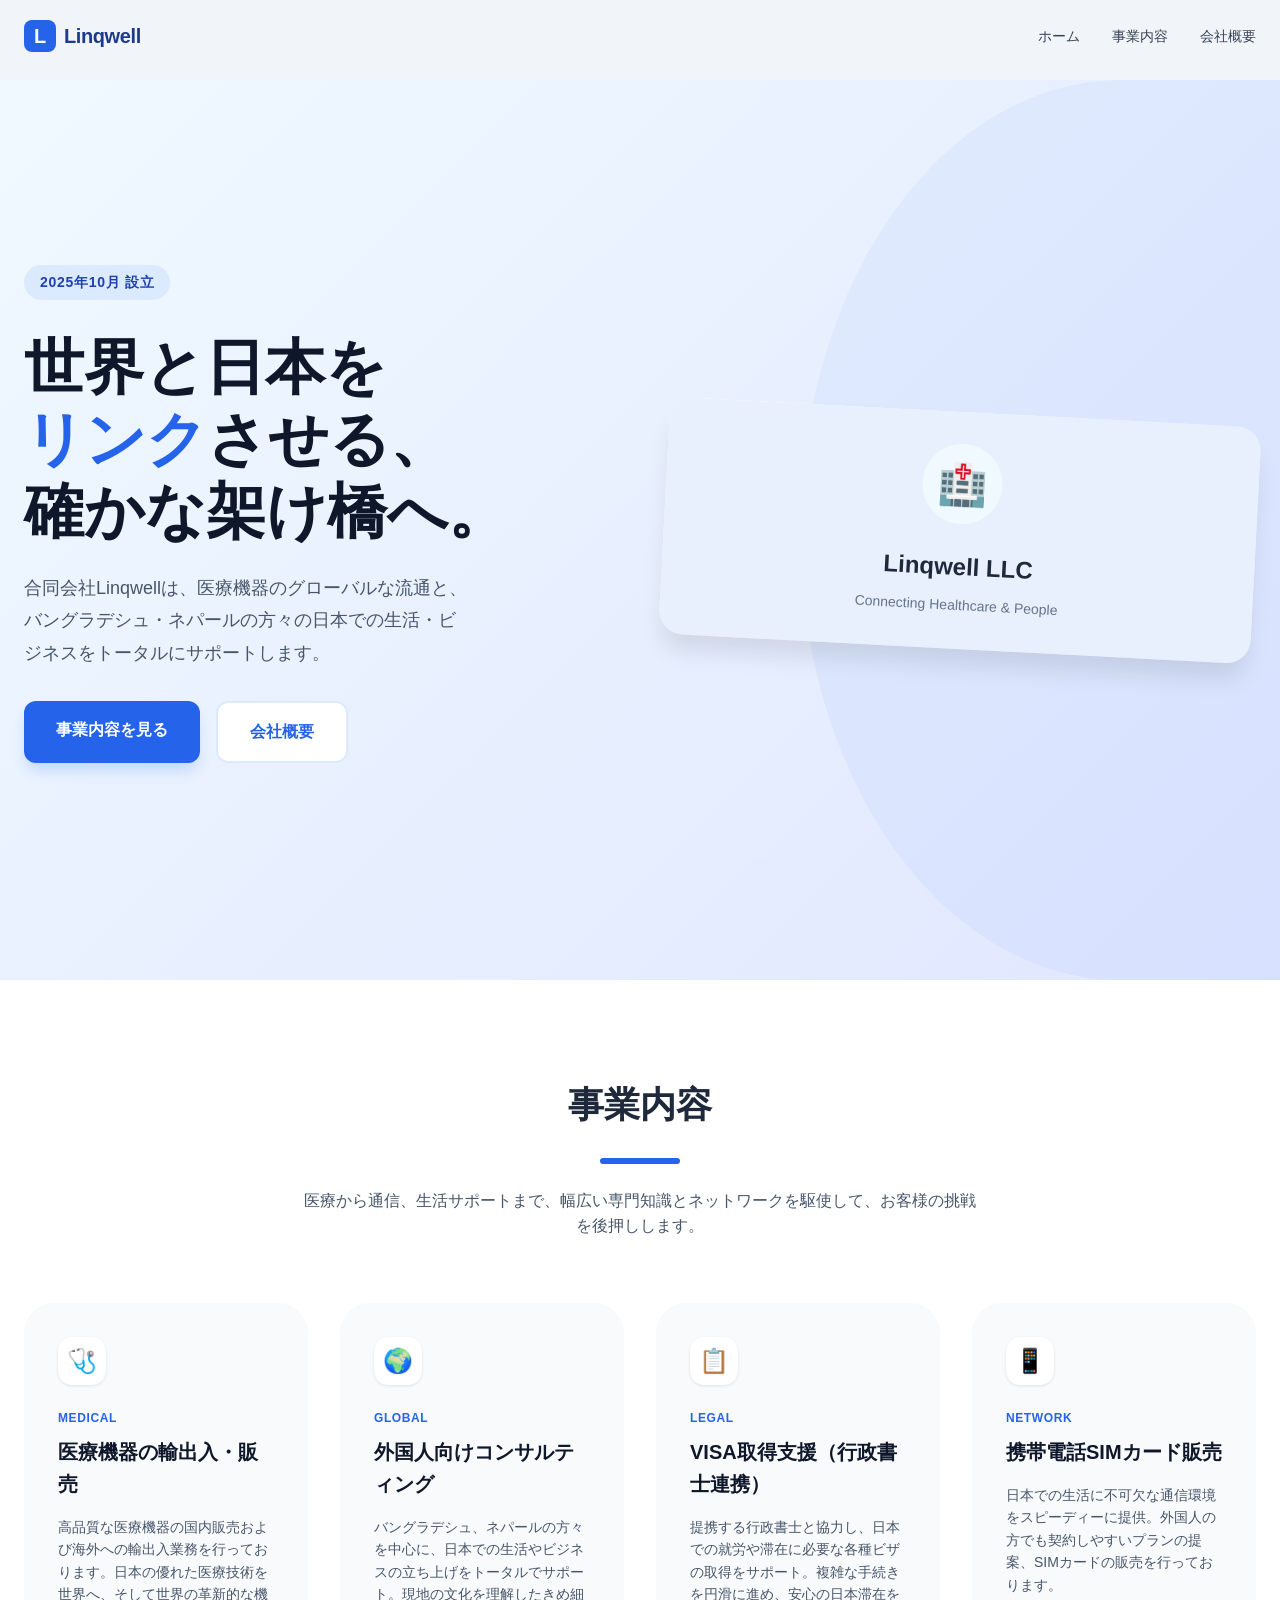
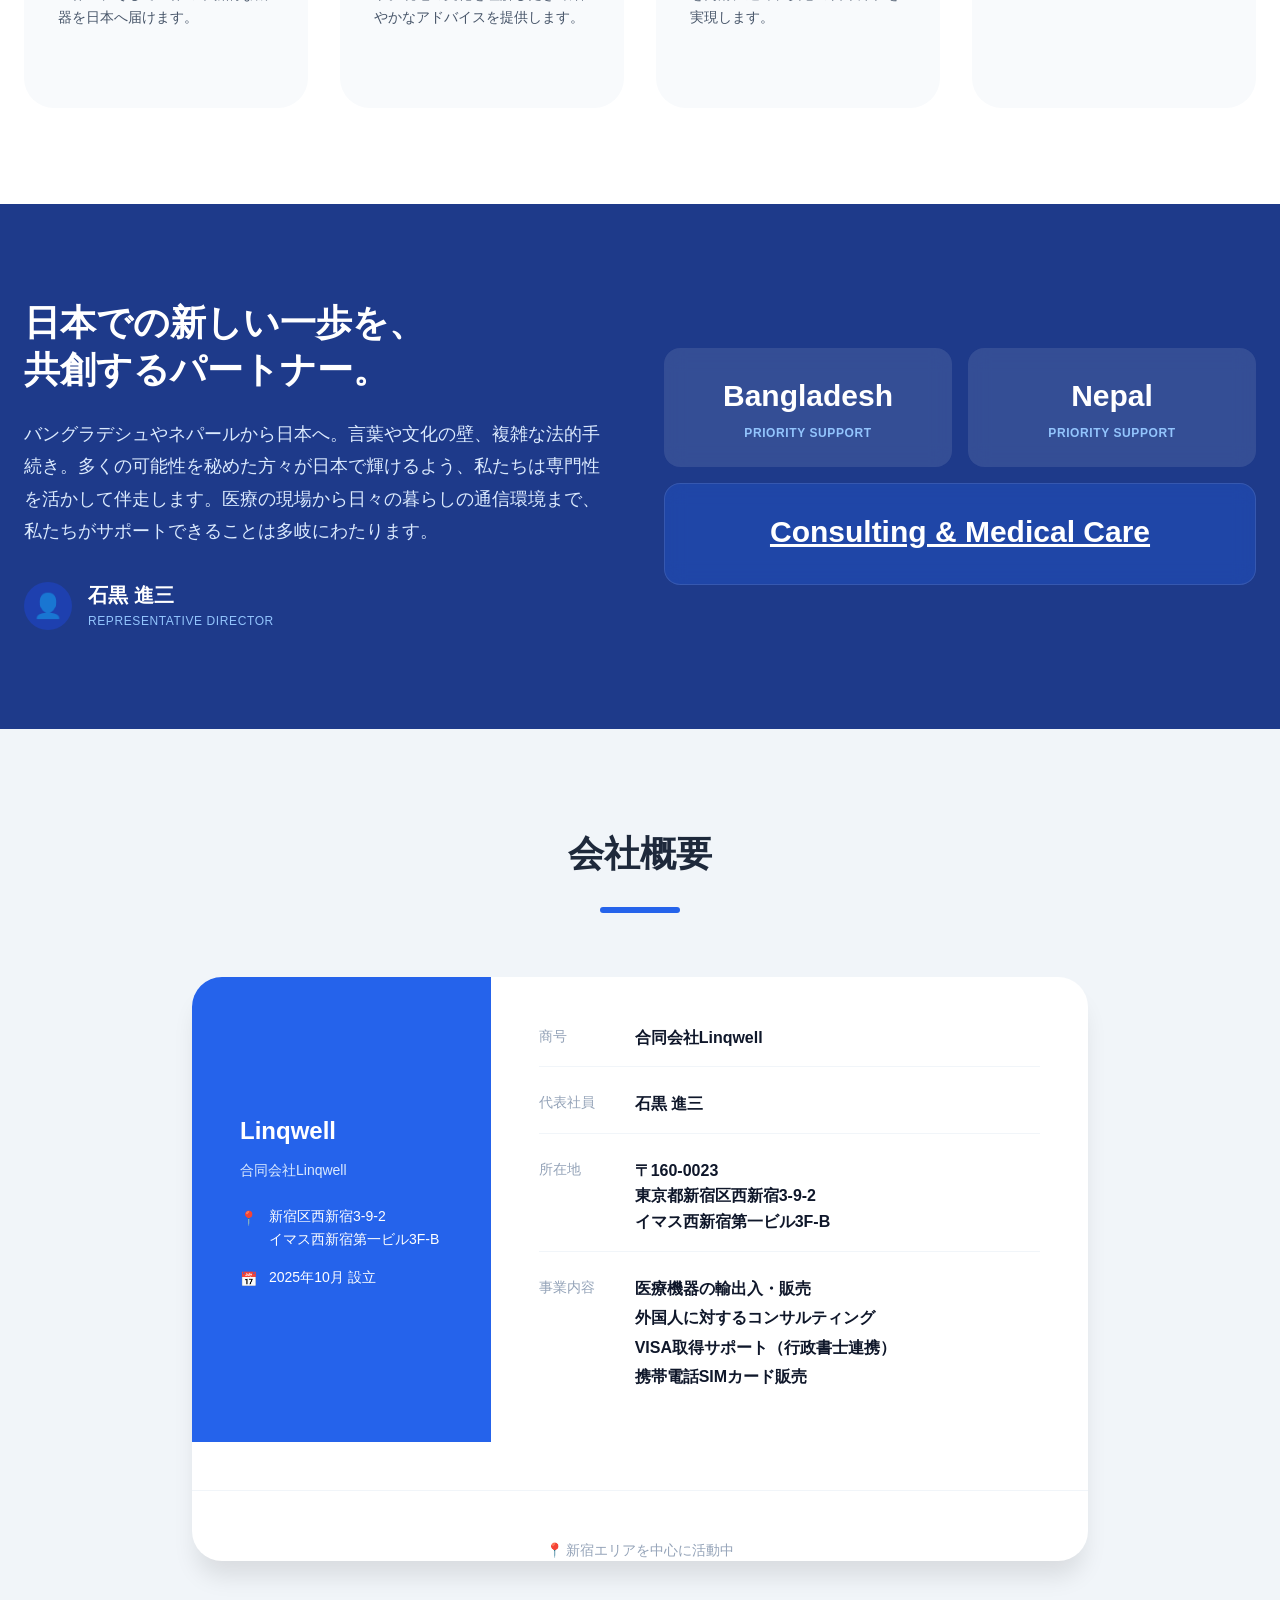
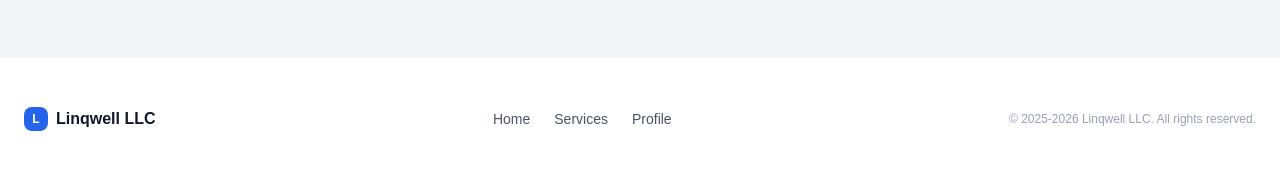
<file: linqwell-simple.html>
<!DOCTYPE html>
<html lang="ja">
<head>
    <meta charset="UTF-8">
    <meta name="viewport" content="width=device-width, initial-scale=1.0">
    <title>Linqwell LLC - 世界と日本をリンクさせる架け橋</title>
    <meta name="description" content="合同会社Linqwellは、医療機器のグローバルな流通と、バングラデシュ・ネパールの方々の日本での生活・ビジネスをトータルにサポートします。">
    
    <style>
        /* ========== 基本設定 ========== */
        * {
            margin: 0;
            padding: 0;
            box-sizing: border-box;
        }

        body {
            font-family: 'Segoe UI', Tahoma, Geneva, Verdana, sans-serif;
            line-height: 1.6;
            color: #1e293b;
            background-color: #f1f5f9;
        }

        a {
            text-decoration: none;
            color: inherit;
        }

        /* ========== ナビゲーション ========== */
        nav {
            position: fixed;
            top: 0;
            width: 100%;
            z-index: 50;
            transition: all 0.3s ease;
            background-color: transparent;
            padding: 1.25rem 1.5rem;
        }

        nav.scrolled {
            background-color: white;
            box-shadow: 0 1px 3px rgba(0, 0, 0, 0.1);
            padding: 0.75rem 1.5rem;
        }

        .nav-container {
            max-width: 1280px;
            margin: 0 auto;
            display: flex;
            justify-content: space-between;
            align-items: center;
        }

        .logo {
            display: flex;
            align-items: center;
            gap: 0.5rem;
            font-size: 1.25rem;
            font-weight: bold;
            letter-spacing: -0.02em;
        }

        .logo-box {
            width: 2rem;
            height: 2rem;
            background-color: #2563eb;
            border-radius: 0.5rem;
            display: flex;
            align-items: center;
            justify-content: center;
            color: white;
            font-weight: bold;
        }

        nav.scrolled .logo {
            color: #2563eb;
        }

        nav:not(.scrolled) .logo {
            color: #1e3a8a;
        }

        .nav-menu {
            display: none;
            gap: 2rem;
            align-items: center;
        }

        @media (min-width: 768px) {
            .nav-menu {
                display: flex;
            }
        }

        .nav-menu a {
            font-size: 0.875rem;
            font-weight: 500;
            transition: color 0.3s;
        }

        nav:not(.scrolled) .nav-menu a {
            color: #334155;
        }

        nav.scrolled .nav-menu a {
            color: #475569;
        }

        .nav-menu a:hover {
            color: #3b82f6;
        }

        .mobile-menu-btn {
            display: block;
            background: none;
            border: none;
            cursor: pointer;
            font-size: 1.5rem;
            color: #334155;
        }

        @media (min-width: 768px) {
            .mobile-menu-btn {
                display: none;
            }
        }

        /* ========== ヒーローセクション ========== */
        .hero {
            margin-top: 5rem;
            min-height: 100vh;
            display: flex;
            align-items: center;
            padding: 2rem 1.5rem;
            background: linear-gradient(135deg, #f0f9ff 0%, #e0e7ff 100%);
            position: relative;
            overflow: hidden;
        }

        .hero::before {
            content: '';
            position: absolute;
            top: 0;
            right: 0;
            width: 50%;
            height: 100%;
            background-color: #2563eb;
            opacity: 0.05;
            border-radius: 50% 0 0 50%;
            transform: translateX(25%);
            z-index: 0;
        }

        .hero-container {
            max-width: 1280px;
            margin: 0 auto;
            width: 100%;
            display: grid;
            grid-template-columns: 1fr;
            gap: 3rem;
            align-items: center;
            position: relative;
            z-index: 1;
        }

        @media (min-width: 768px) {
            .hero-container {
                grid-template-columns: 1fr 1fr;
            }
        }

        .hero-content h1 {
            font-size: 2.25rem;
            font-weight: 800;
            line-height: 1.2;
            margin-bottom: 1.5rem;
            color: #0f172a;
        }

        @media (min-width: 768px) {
            .hero-content h1 {
                font-size: 3.75rem;
            }
        }

        .hero-content h1 .highlight {
            color: #2563eb;
        }

        .hero-badge {
            display: inline-block;
            padding: 0.375rem 1rem;
            background-color: #dbeafe;
            color: #1e40af;
            border-radius: 9999px;
            font-size: 0.875rem;
            font-weight: 600;
            text-transform: uppercase;
            letter-spacing: 0.05em;
            margin-bottom: 2rem;
        }

        .hero-content p {
            font-size: 1.125rem;
            color: #475569;
            margin-bottom: 2rem;
            max-width: 28rem;
            line-height: 1.8;
        }

        .hero-buttons {
            display: flex;
            flex-wrap: wrap;
            gap: 1rem;
            margin-bottom: 2rem;
        }

        .btn {
            padding: 1rem 2rem;
            border-radius: 0.75rem;
            font-weight: bold;
            cursor: pointer;
            border: none;
            transition: all 0.3s;
            display: inline-block;
            text-align: center;
        }

        .btn-primary {
            background-color: #2563eb;
            color: white;
            box-shadow: 0 10px 15px -3px rgba(37, 99, 235, 0.2);
        }

        .btn-primary:hover {
            background-color: #1d4ed8;
            transform: translateY(-2px);
        }

        .btn-secondary {
            background-color: white;
            color: #2563eb;
            border: 2px solid #dbeafe;
        }

        .btn-secondary:hover {
            background-color: #f0f9ff;
        }

        .hero-visual {
            display: none;
        }

        @media (min-width: 768px) {
            .hero-visual {
                display: block;
                position: relative;
            }
        }

        .hero-card {
            background: white;
            border-radius: 1.5rem;
            padding: 2rem;
            box-shadow: 0 20px 25px -5px rgba(0, 0, 0, 0.1);
            transform: rotate(3deg);
            position: relative;
            overflow: hidden;
        }

        .hero-card::before {
            content: '';
            position: absolute;
            inset: 0;
            background-color: #2563eb;
            opacity: 0.1;
            display: flex;
            align-items: center;
            justify-content: center;
        }

        .hero-card-content {
            position: relative;
            z-index: 1;
            text-align: center;
        }

        .hero-card-icon {
            width: 5rem;
            height: 5rem;
            background-color: #f0f9ff;
            border-radius: 50%;
            display: flex;
            align-items: center;
            justify-content: center;
            margin: 0 auto 1.5rem;
            font-size: 2.5rem;
        }

        .hero-card-content h3 {
            font-size: 1.5rem;
            font-weight: bold;
            margin-bottom: 0.5rem;
        }

        .hero-card-content p {
            color: #64748b;
            font-size: 0.875rem;
        }

        /* ========== セクション共通 ========== */
        section {
            padding: 6rem 1.5rem;
        }

        .section-container {
            max-width: 1280px;
            margin: 0 auto;
        }

        .section-header {
            text-align: center;
            margin-bottom: 4rem;
            max-width: 42rem;
            margin-left: auto;
            margin-right: auto;
        }

        .section-header h2 {
            font-size: 1.875rem;
            font-weight: bold;
            margin-bottom: 1rem;
        }

        @media (min-width: 768px) {
            .section-header h2 {
                font-size: 2.25rem;
            }
        }

        .section-header .divider {
            width: 5rem;
            height: 0.375rem;
            background-color: #2563eb;
            margin: 1.5rem auto;
            border-radius: 9999px;
        }

        .section-header p {
            color: #475569;
            font-size: 1rem;
        }

        /* ========== 事業内容セクション ========== */
        .services {
            background-color: white;
        }

        .services-grid {
            display: grid;
            grid-template-columns: 1fr;
            gap: 2rem;
        }

        @media (min-width: 768px) {
            .services-grid {
                grid-template-columns: repeat(2, 1fr);
            }
        }

        @media (min-width: 1024px) {
            .services-grid {
                grid-template-columns: repeat(4, 1fr);
            }
        }

        .service-card {
            padding: 2rem;
            background-color: #f8fafc;
            border-radius: 1.875rem;
            border: 2px solid transparent;
            transition: all 0.3s;
            display: flex;
            flex-direction: column;
            height: 100%;
        }

        .service-card:hover {
            border-color: #dbeafe;
            background-color: white;
            box-shadow: 0 20px 25px -5px rgba(0, 0, 0, 0.1);
        }

        .service-icon {
            width: 3rem;
            height: 3rem;
            background-color: white;
            border-radius: 0.875rem;
            display: flex;
            align-items: center;
            justify-content: center;
            margin-bottom: 1.5rem;
            font-size: 1.5rem;
            box-shadow: 0 1px 3px rgba(0, 0, 0, 0.1);
            transition: transform 0.3s;
        }

        .service-card:hover .service-icon {
            transform: scale(1.1);
        }

        .service-tag {
            font-size: 0.75rem;
            font-weight: bold;
            color: #2563eb;
            text-transform: uppercase;
            letter-spacing: 0.05em;
            margin-bottom: 0.5rem;
        }

        .service-card h3 {
            font-size: 1.25rem;
            font-weight: bold;
            margin-bottom: 1rem;
            color: #0f172a;
            transition: color 0.3s;
        }

        .service-card:hover h3 {
            color: #2563eb;
        }

        .service-card p {
            color: #475569;
            font-size: 0.875rem;
            line-height: 1.6;
            flex-grow: 1;
        }

        .service-link {
            margin-top: 1.5rem;
            display: flex;
            align-items: center;
            color: #2563eb;
            font-weight: 600;
            font-size: 0.875rem;
            opacity: 0;
            transition: opacity 0.3s;
        }

        .service-card:hover .service-link {
            opacity: 1;
        }

        /* ========== メッセージセクション ========== */
        .message {
            background-color: #1e3a8a;
            color: white;
            position: relative;
            overflow: hidden;
        }

        .message::before {
            content: '';
            position: absolute;
            top: 0;
            left: 0;
            width: 100%;
            height: 100%;
            opacity: 0.1;
            pointer-events: none;
        }

        .message-container {
            max-width: 1280px;
            margin: 0 auto;
            display: grid;
            grid-template-columns: 1fr;
            gap: 3rem;
            align-items: center;
            position: relative;
            z-index: 1;
        }

        @media (min-width: 768px) {
            .message-container {
                grid-template-columns: 1fr 1fr;
            }
        }

        .message-content h2 {
            font-size: 1.875rem;
            font-weight: bold;
            margin-bottom: 1.5rem;
            line-height: 1.3;
        }

        @media (min-width: 768px) {
            .message-content h2 {
                font-size: 2.25rem;
            }
        }

        .message-content p {
            color: #dbeafe;
            font-size: 1.125rem;
            line-height: 1.8;
            margin-bottom: 2rem;
        }

        .representative {
            display: flex;
            align-items: center;
            gap: 1rem;
        }

        .rep-avatar {
            width: 3rem;
            height: 3rem;
            border-radius: 50%;
            background-color: #1e40af;
            display: flex;
            align-items: center;
            justify-content: center;
            font-size: 1.5rem;
        }

        .rep-info h4 {
            font-weight: bold;
            font-size: 1.25rem;
        }

        .rep-info p {
            color: #93c5fd;
            font-size: 0.75rem;
            text-transform: uppercase;
            letter-spacing: 0.05em;
            margin: 0;
        }

        .message-cards {
            display: grid;
            grid-template-columns: repeat(2, 1fr);
            gap: 1rem;
        }

        @media (min-width: 768px) {
            .message-cards {
                grid-template-columns: repeat(2, 1fr);
            }
        }

        .message-card {
            background-color: rgba(255, 255, 255, 0.1);
            backdrop-filter: blur(10px);
            padding: 1.5rem;
            border-radius: 1rem;
            text-align: center;
        }

        .message-card h4 {
            font-size: 1.875rem;
            font-weight: bold;
            margin-bottom: 0.25rem;
        }

        .message-card p {
            color: #93c5fd;
            font-size: 0.75rem;
            text-transform: uppercase;
            font-weight: bold;
            letter-spacing: 0.05em;
            margin: 0;
        }

        .message-card.full {
            grid-column: 1 / -1;
            background-color: rgba(37, 99, 235, 0.3);
            border: 1px solid rgba(255, 255, 255, 0.1);
        }

        .message-card.full h4 {
            text-decoration: underline;
            text-decoration-offset: 0.5rem;
        }

        /* ========== 会社概要セクション ========== */
        .profile {
            background-color: #f1f5f9;
        }

        .profile-card {
            max-width: 56rem;
            margin: 0 auto;
            background-color: white;
            border-radius: 1.875rem;
            box-shadow: 0 20px 25px -5px rgba(0, 0, 0, 0.1);
            overflow: hidden;
        }

        .profile-grid {
            display: grid;
            grid-template-columns: 1fr;
        }

        @media (min-width: 768px) {
            .profile-grid {
                grid-template-columns: 1fr 2fr;
            }
        }

        .profile-left {
            background-color: #2563eb;
            color: white;
            padding: 3rem;
            display: flex;
            flex-direction: column;
            justify-content: center;
        }

        .profile-left h3 {
            font-size: 1.5rem;
            font-weight: bold;
            margin-bottom: 0.5rem;
        }

        .profile-left .subtitle {
            color: #dbeafe;
            font-size: 0.875rem;
            margin-bottom: 1.5rem;
        }

        .profile-info {
            display: flex;
            align-items: flex-start;
            gap: 0.75rem;
            margin-bottom: 1rem;
            font-size: 0.875rem;
        }

        .profile-info-icon {
            flex-shrink: 0;
            margin-top: 0.125rem;
        }

        .profile-right {
            padding: 3rem;
        }

        .profile-item {
            display: flex;
            flex-direction: column;
            border-bottom: 1px solid #f1f5f9;
            padding-bottom: 1rem;
            margin-bottom: 1.5rem;
        }

        .profile-item:last-child {
            border-bottom: none;
            margin-bottom: 0;
            padding-bottom: 0;
        }

        @media (min-width: 640px) {
            .profile-item {
                display: flex;
                flex-direction: row;
                align-items: flex-start;
            }
        }

        .profile-label {
            color: #94a3b8;
            font-size: 0.875rem;
            margin-bottom: 0.25rem;
            min-width: 6rem;
        }

        @media (min-width: 640px) {
            .profile-label {
                margin-bottom: 0;
            }
        }

        .profile-value {
            font-weight: bold;
            color: #0f172a;
        }

        .profile-value ul {
            list-style: none;
            padding: 0;
            margin: 0;
        }

        .profile-value li {
            margin-bottom: 0.25rem;
        }

        .profile-location {
            text-align: center;
            margin-top: 3rem;
            padding-top: 3rem;
            border-top: 1px solid #f1f5f9;
            color: #94a3b8;
            font-size: 0.875rem;
        }

        /* ========== フッター ========== */
        footer {
            background-color: white;
            padding: 3rem 1.5rem;
            border-top: 1px solid #f1f5f9;
        }

        .footer-container {
            max-width: 1280px;
            margin: 0 auto;
            display: flex;
            flex-direction: column;
            gap: 1.5rem;
        }

        @media (min-width: 768px) {
            .footer-container {
                flex-direction: row;
                justify-content: space-between;
                align-items: center;
            }
        }

        .footer-logo {
            display: flex;
            align-items: center;
            gap: 0.5rem;
        }

        .footer-logo .logo-box {
            width: 1.5rem;
            height: 1.5rem;
            font-size: 0.75rem;
        }

        .footer-logo span {
            font-weight: bold;
            color: #0f172a;
        }

        .footer-links {
            display: flex;
            gap: 1.5rem;
            font-size: 0.875rem;
            color: #475569;
        }

        .footer-links a:hover {
            color: #2563eb;
        }

        .footer-copyright {
            color: #94a3b8;
            font-size: 0.75rem;
        }

        /* ========== レスポンシブ調整 ========== */
        @media (max-width: 767px) {
            section {
                padding: 3rem 1rem;
            }

            .section-header h2 {
                font-size: 1.5rem;
            }

            .hero {
                margin-top: 3.5rem;
                min-height: auto;
                padding: 2rem 1rem;
            }

            .hero-content h1 {
                font-size: 1.75rem;
            }

            .message-content h2 {
                font-size: 1.5rem;
            }
        }
    </style>
</head>
<body>
    <!-- ========== ナビゲーション ========== -->
    <nav id="navbar">
        <div class="nav-container">
            <div class="logo">
                <div class="logo-box">L</div>
                <span>Linqwell</span>
            </div>
            <div class="nav-menu">
                <a href="#home">ホーム</a>
                <a href="#services">事業内容</a>
                <a href="#profile">会社概要</a>
            </div>
            <button class="mobile-menu-btn" id="mobileMenuBtn">☰</button>
        </div>
    </nav>

    <!-- ========== ヒーローセクション ========== -->
    <section class="hero" id="home">
        <div class="hero-container">
            <div class="hero-content">
                <div class="hero-badge">2025年10月 設立</div>
                <h1>世界と日本を<br><span class="highlight">リンク</span>させる、<br>確かな架け橋へ。</h1>
                <p>合同会社Linqwellは、医療機器のグローバルな流通と、バングラデシュ・ネパールの方々の日本での生活・ビジネスをトータルにサポートします。</p>
                <div class="hero-buttons">
                    <a href="#services" class="btn btn-primary">事業内容を見る</a>
                    <a href="#profile" class="btn btn-secondary">会社概要</a>
                </div>
            </div>
            <div class="hero-visual">
                <div class="hero-card">
                    <div class="hero-card-content">
                        <div class="hero-card-icon">🏥</div>
                        <h3>Linqwell LLC</h3>
                        <p>Connecting Healthcare & People</p>
                    </div>
                </div>
            </div>
        </div>
    </section>

    <!-- ========== 事業内容セクション ========== -->
    <section class="services" id="services">
        <div class="section-container">
            <div class="section-header">
                <h2>事業内容</h2>
                <div class="divider"></div>
                <p>医療から通信、生活サポートまで、幅広い専門知識とネットワークを駆使して、お客様の挑戦を後押しします。</p>
            </div>

            <div class="services-grid">
                <!-- サービス1 -->
                <div class="service-card">
                    <div class="service-icon">🩺</div>
                    <div class="service-tag">Medical</div>
                    <h3>医療機器の輸出入・販売</h3>
                    <p>高品質な医療機器の国内販売および海外への輸出入業務を行っております。日本の優れた医療技術を世界へ、そして世界の革新的な機器を日本へ届けます。</p>
                    <div class="service-link">詳しく見る →</div>
                </div>

                <!-- サービス2 -->
                <div class="service-card">
                    <div class="service-icon">🌍</div>
                    <div class="service-tag">Global</div>
                    <h3>外国人向けコンサルティング</h3>
                    <p>バングラデシュ、ネパールの方々を中心に、日本での生活やビジネスの立ち上げをトータルでサポート。現地の文化を理解したきめ細やかなアドバイスを提供します。</p>
                    <div class="service-link">詳しく見る →</div>
                </div>

                <!-- サービス3 -->
                <div class="service-card">
                    <div class="service-icon">📋</div>
                    <div class="service-tag">Legal</div>
                    <h3>VISA取得支援（行政書士連携）</h3>
                    <p>提携する行政書士と協力し、日本での就労や滞在に必要な各種ビザの取得をサポート。複雑な手続きを円滑に進め、安心の日本滞在を実現します。</p>
                    <div class="service-link">詳しく見る →</div>
                </div>

                <!-- サービス4 -->
                <div class="service-card">
                    <div class="service-icon">📱</div>
                    <div class="service-tag">Network</div>
                    <h3>携帯電話SIMカード販売</h3>
                    <p>日本での生活に不可欠な通信環境をスピーディーに提供。外国人の方でも契約しやすいプランの提案、SIMカードの販売を行っております。</p>
                    <div class="service-link">詳しく見る →</div>
                </div>
            </div>
        </div>
    </section>

    <!-- ========== メッセージセクション ========== -->
    <section class="message">
        <div class="message-container">
            <div class="message-content">
                <h2>日本での新しい一歩を、<br>共創するパートナー。</h2>
                <p>バングラデシュやネパールから日本へ。言葉や文化の壁、複雑な法的手続き。多くの可能性を秘めた方々が日本で輝けるよう、私たちは専門性を活かして伴走します。医療の現場から日々の暮らしの通信環境まで、私たちがサポートできることは多岐にわたります。</p>
                <div class="representative">
                    <div class="rep-avatar">👤</div>
                    <div class="rep-info">
                        <h4>石黒 進三</h4>
                        <p>Representative Director</p>
                    </div>
                </div>
            </div>

            <div class="message-cards">
                <div class="message-card">
                    <h4>Bangladesh</h4>
                    <p>Priority Support</p>
                </div>
                <div class="message-card">
                    <h4>Nepal</h4>
                    <p>Priority Support</p>
                </div>
                <div class="message-card full">
                    <h4>Consulting & Medical Care</h4>
                </div>
            </div>
        </div>
    </section>

    <!-- ========== 会社概要セクション ========== -->
    <section class="profile" id="profile">
        <div class="section-container">
            <div class="section-header">
                <h2>会社概要</h2>
                <div class="divider"></div>
            </div>

            <div class="profile-card">
                <div class="profile-grid">
                    <div class="profile-left">
                        <h3>Linqwell</h3>
                        <p class="subtitle">合同会社Linqwell</p>
                        <div class="profile-info">
                            <span class="profile-info-icon">📍</span>
                            <span>新宿区西新宿3-9-2<br>イマス西新宿第一ビル3F-B</span>
                        </div>
                        <div class="profile-info">
                            <span class="profile-info-icon">📅</span>
                            <span>2025年10月 設立</span>
                        </div>
                    </div>

                    <div class="profile-right">
                        <div class="profile-item">
                            <div class="profile-label">商号</div>
                            <div class="profile-value">合同会社Linqwell</div>
                        </div>

                        <div class="profile-item">
                            <div class="profile-label">代表社員</div>
                            <div class="profile-value">石黒 進三</div>
                        </div>

                        <div class="profile-item">
                            <div class="profile-label">所在地</div>
                            <div class="profile-value">
                                〒160-0023<br>
                                東京都新宿区西新宿3-9-2<br>
                                イマス西新宿第一ビル3F-B
                            </div>
                        </div>

                        <div class="profile-item">
                            <div class="profile-label">事業内容</div>
                            <div class="profile-value">
                                <ul>
                                    <li>医療機器の輸出入・販売</li>
                                    <li>外国人に対するコンサルティング</li>
                                    <li>VISA取得サポート（行政書士連携）</li>
                                    <li>携帯電話SIMカード販売</li>
                                </ul>
                            </div>
                        </div>
                    </div>
                </div>

                <div class="profile-location">
                    📍 新宿エリアを中心に活動中
                </div>
            </div>
        </div>
    </section>

    <!-- ========== フッター ========== -->
    <footer>
        <div class="footer-container">
            <div class="footer-logo">
                <div class="logo-box">L</div>
                <span>Linqwell LLC</span>
            </div>
            <div class="footer-links">
                <a href="#home">Home</a>
                <a href="#services">Services</a>
                <a href="#profile">Profile</a>
            </div>
            <div class="footer-copyright">
                &copy; 2025-2026 Linqwell LLC. All rights reserved.
            </div>
        </div>
    </footer>

    <!-- ========== JavaScript ========== -->
    <script>
        // ナビゲーションバーのスクロール時の背景変更
        window.addEventListener('scroll', function() {
            const navbar = document.getElementById('navbar');
            if (window.scrollY > 50) {
                navbar.classList.add('scrolled');
            } else {
                navbar.classList.remove('scrolled');
            }
        });

        // モバイルメニュー（将来の拡張用）
        document.getElementById('mobileMenuBtn').addEventListener('click', function() {
            alert('モバイルメニュー機能は今後追加予定です');
        });

        // スムーズスクロール
        document.querySelectorAll('a[href^="#"]').forEach(anchor => {
            anchor.addEventListener('click', function(e) {
                e.preventDefault();
                const target = document.querySelector(this.getAttribute('href'));
                if (target) {
                    target.scrollIntoView({
                        behavior: 'smooth',
                        block: 'start'
                    });
                }
            });
        });
    </script>
</body>
</html>
</file>
